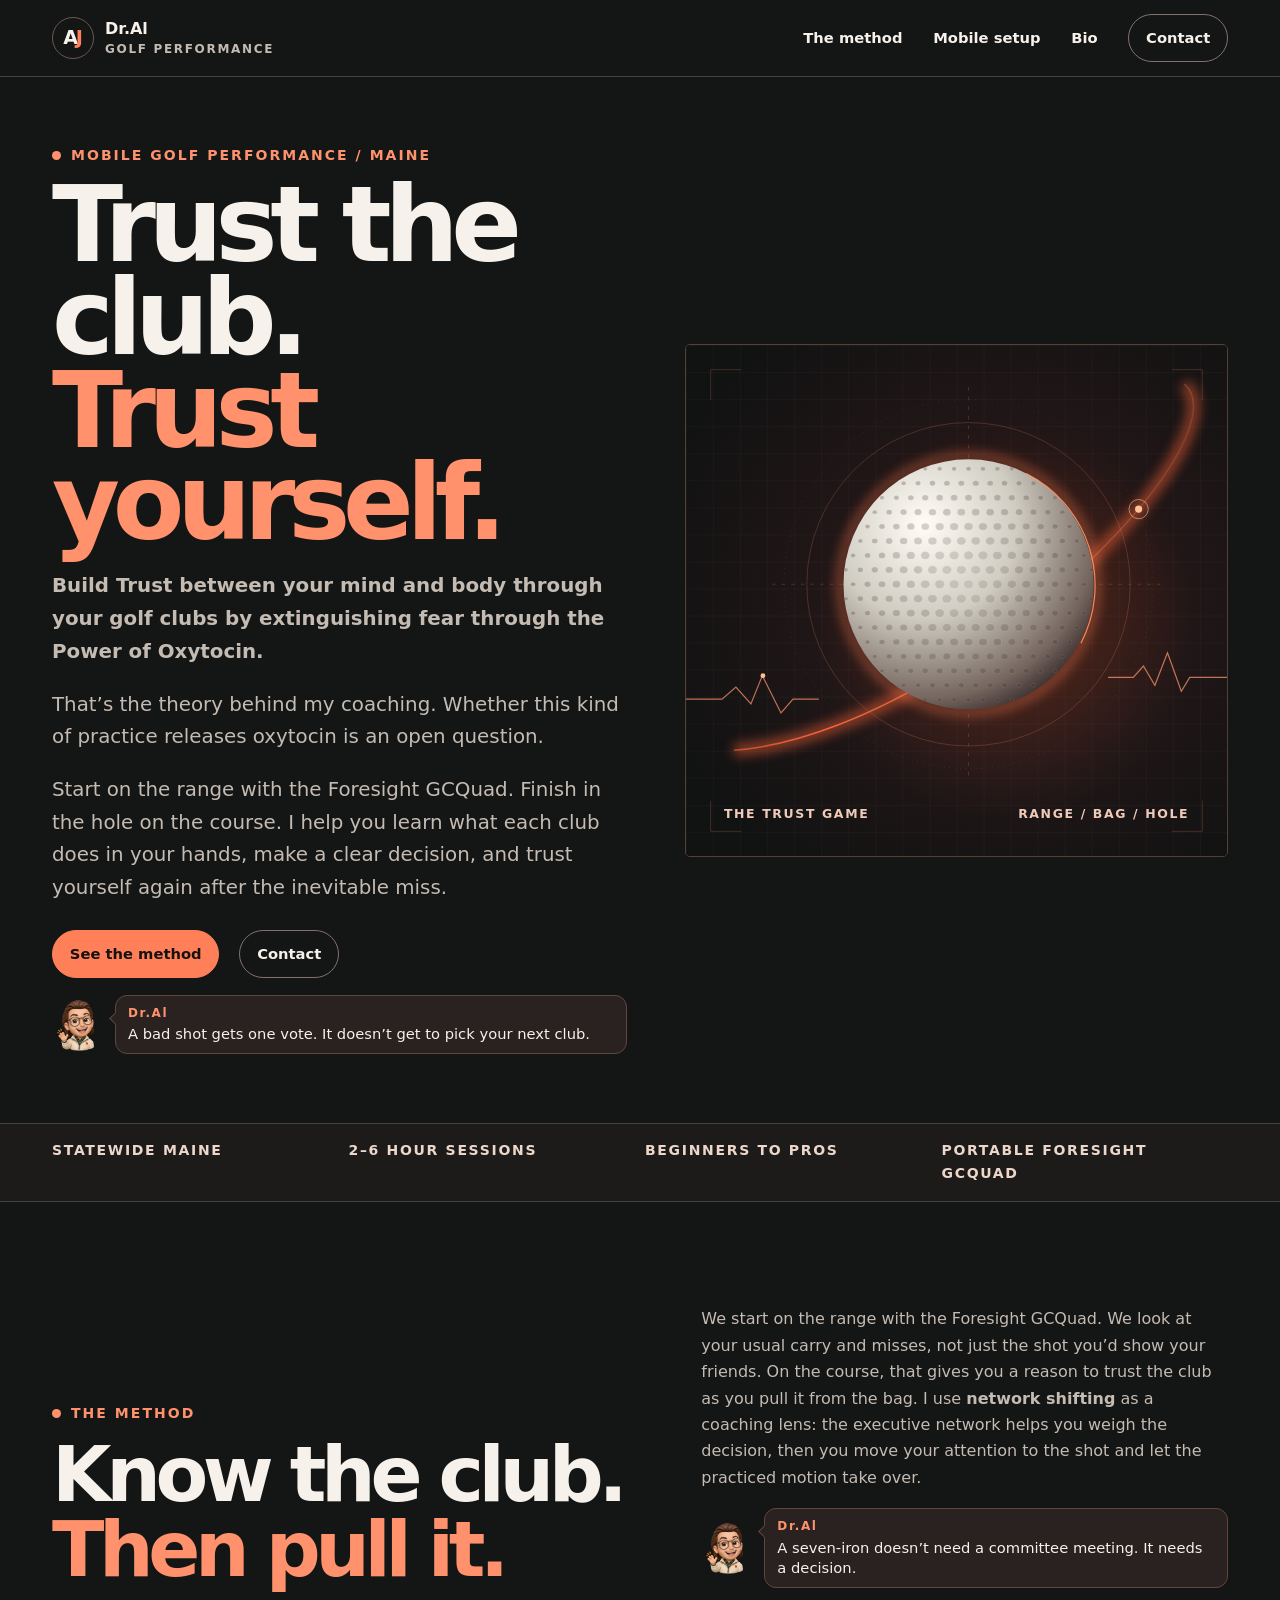
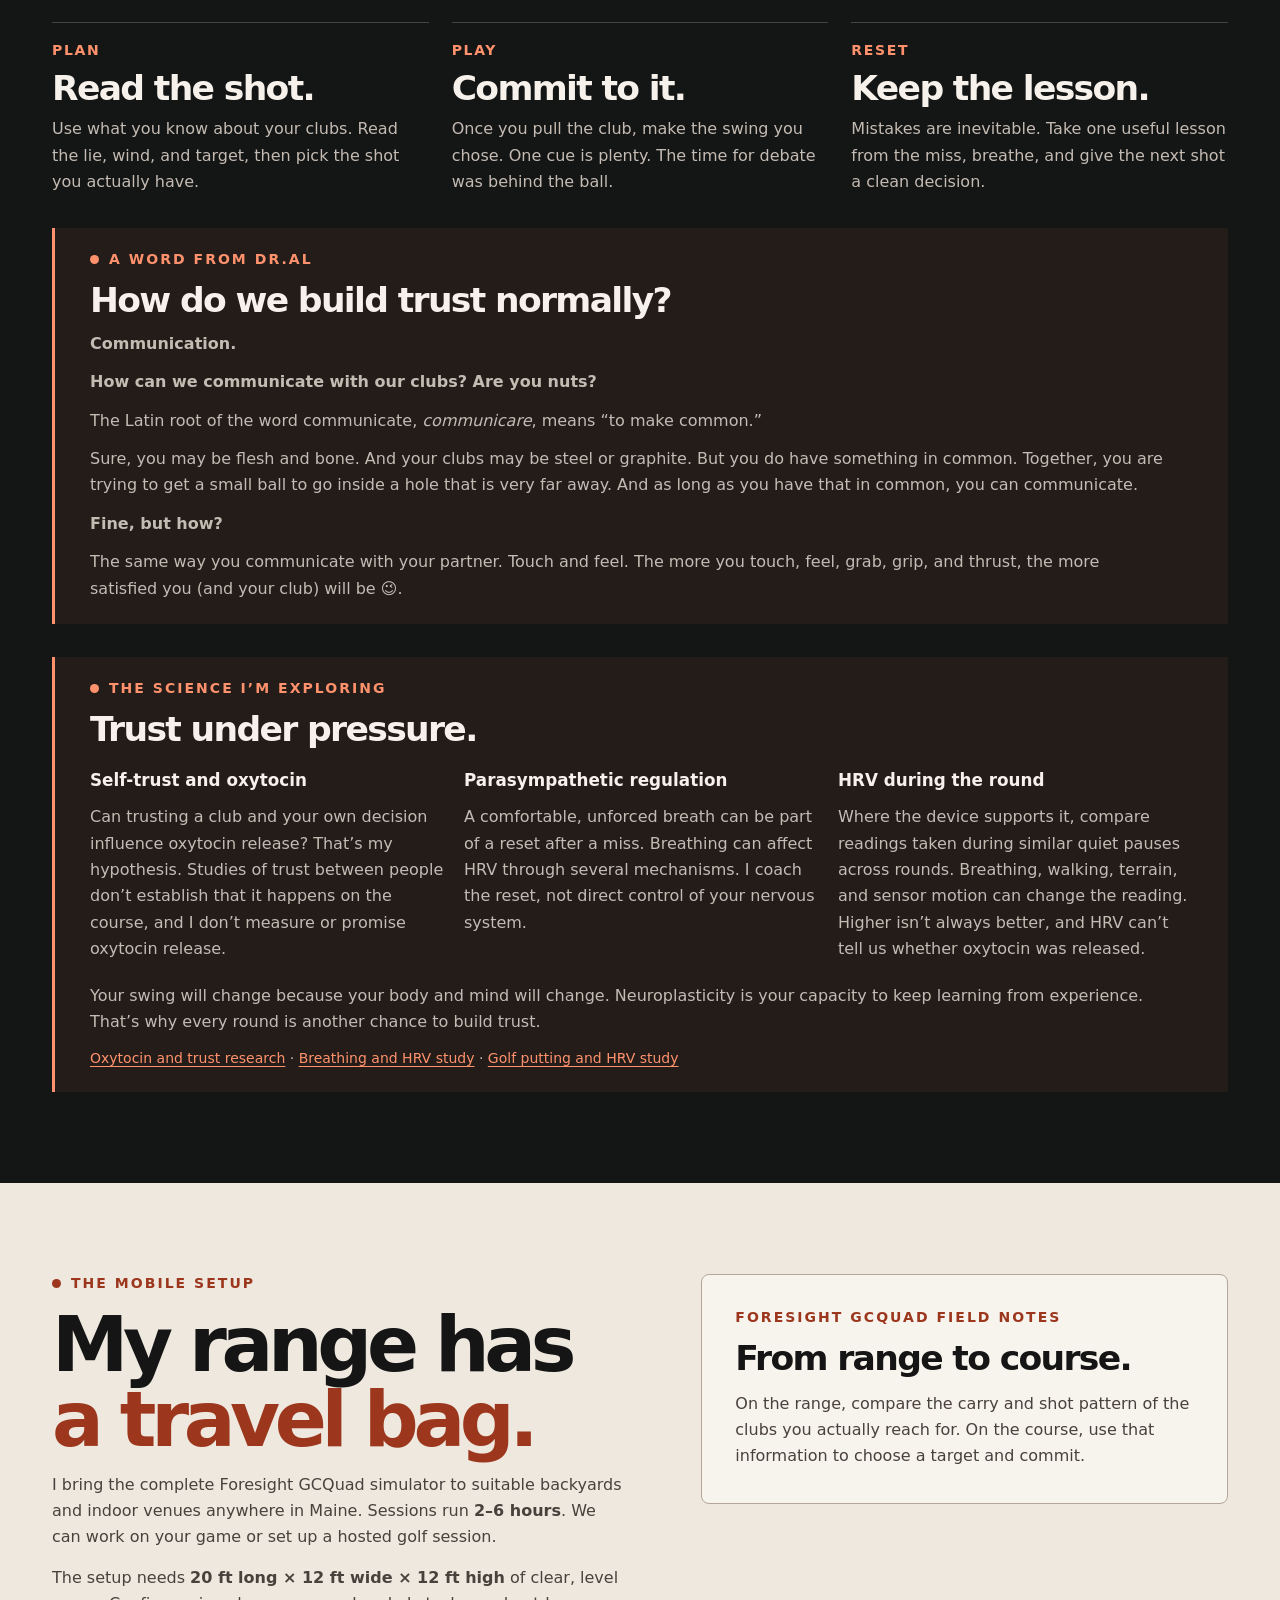
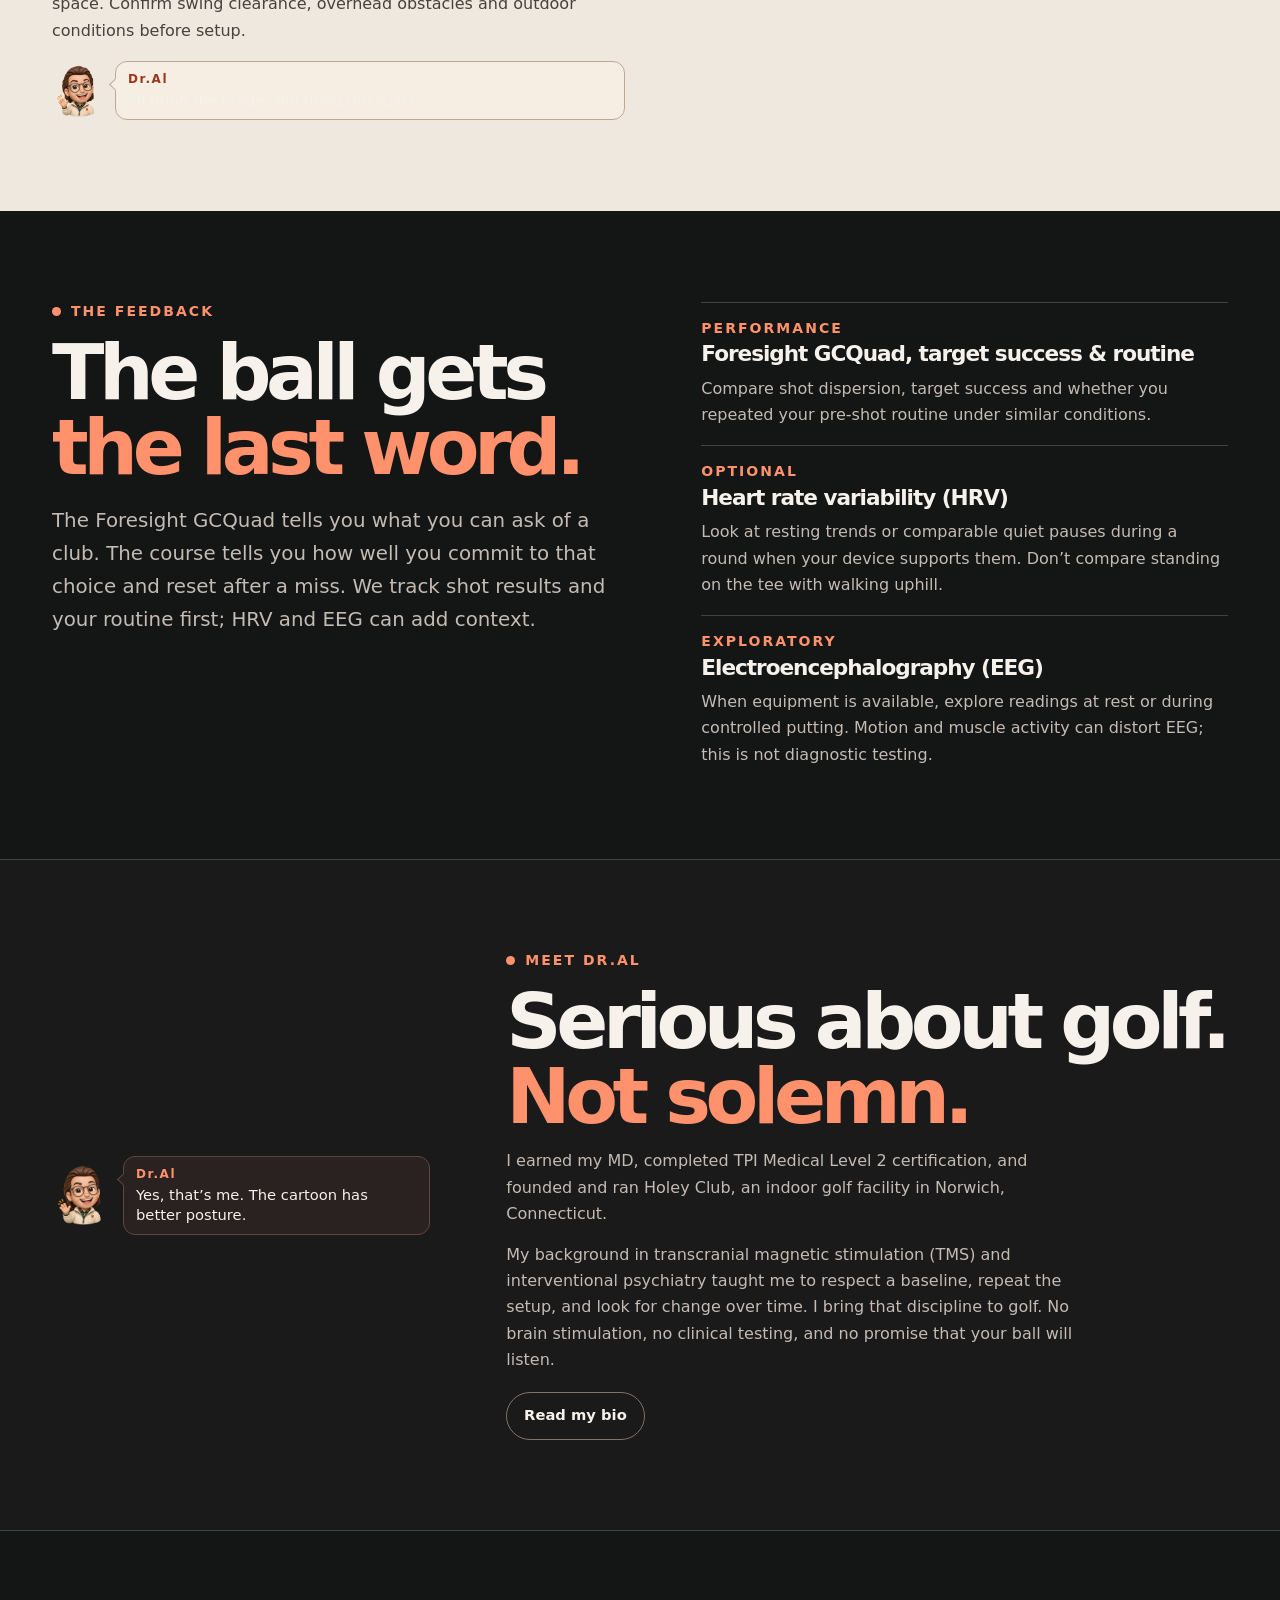
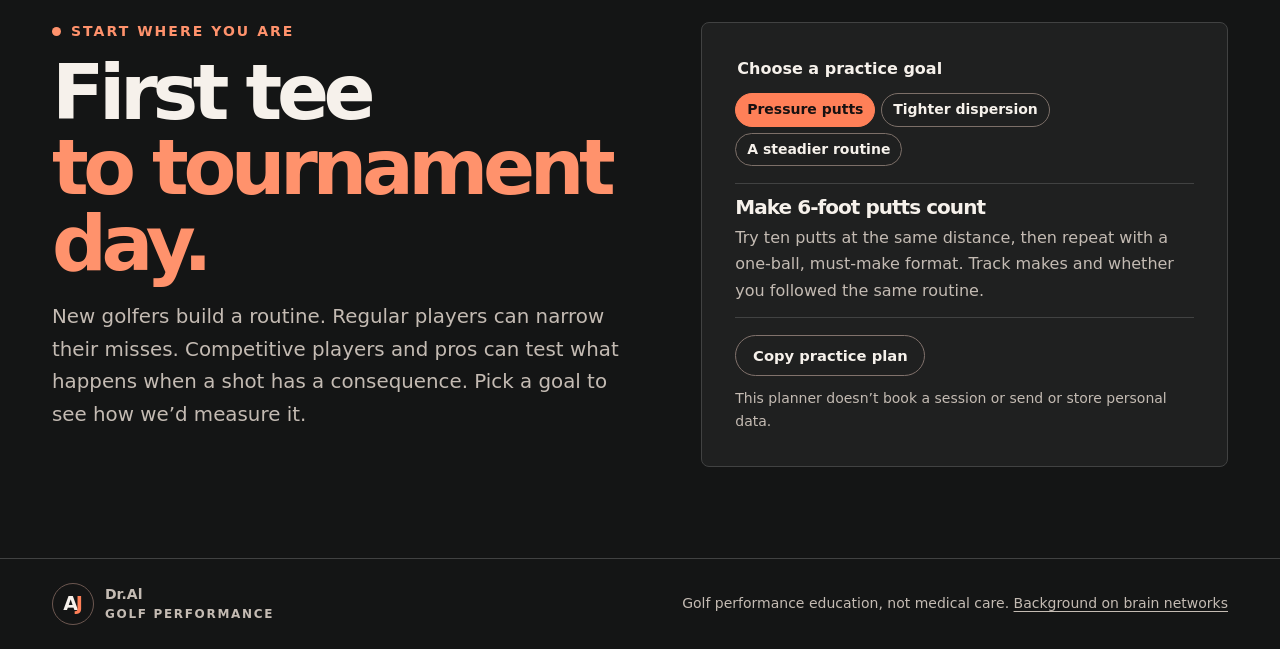
<file: index.html>
<!doctype html>
<html lang="en"><head><meta charset="utf-8"><meta name="viewport" content="width=device-width,initial-scale=1"><meta name="theme-color" content="#141515"><title>Dr.Al | Golf Performance</title><meta name="description" content="Build trust in your clubs and your decisions with Dr.Al. Portable Foresight GCQuad golf performance sessions for beginners through pros, anywhere in Maine."><link rel="icon" href="mark.svg" type="image/svg+xml"><link rel="stylesheet" href="site.css"></head>
<body><a class="skip" href="#main">Skip to content</a>
<header><div class="shell bar"><a class="brand" href="#main" aria-label="Dr.Al Golf Performance home"><span class="brand-mark" aria-hidden="true">A<span>J</span></span><span>Dr.Al<small>GOLF PERFORMANCE</small></span></a><nav aria-label="Main"><a href="#method">The method</a><a href="#simulator">Mobile setup</a><a href="bio.html">Bio</a><a class="pill" href="mailto:aljazirimdgolf@gmail.com">Contact</a></nav></div></header>
<main id="main">
<section class="hero"><div class="shell hero-layout"><div class="hero-copy"><p class="eyebrow"><i></i> Mobile golf performance / Maine</p><h1>Trust the club.<br><em>Trust yourself.</em></h1><p class="hero-lede"><strong>Build Trust between your mind and body through your golf clubs by extinguishing fear through the Power of Oxytocin.</strong></p><p class="hero-lede">That’s the theory behind my coaching. Whether this kind of practice releases oxytocin is an open question.</p><p class="hero-lede">Start on the range with the Foresight GCQuad. Finish in the hole on the course. I help you learn what each club does in your hands, make a clear decision, and trust yourself again after the inevitable miss.</p><div class="actions"><a class="pill solid" href="#method">See the method</a><a class="pill" href="mailto:aljazirimdgolf@gmail.com">Contact</a></div><aside class="alan-note" aria-label="A note from Dr.Al"><img src="mini-alan.png" alt="" width="64" height="64"><div><span>Dr.Al</span><p>A bad shot gets one vote. It doesn’t get to pick your next club.</p></div></aside></div>
<figure class="studio"><img src="impact.svg" width="900" height="850" alt=""><figcaption><span>THE TRUST GAME</span><span>RANGE / BAG / HOLE</span></figcaption></figure></div></section>
<div class="ticker"><div class="shell"><span>STATEWIDE MAINE</span><span>2–6 HOUR SESSIONS</span><span>BEGINNERS TO PROS</span><span>PORTABLE FORESIGHT GCQUAD</span></div></div>
<section class="shell slice" id="method"><div class="split intro"><div><p class="eyebrow"><i></i> The method</p><h2>Know the club.<br><em>Then pull it.</em></h2></div><div><p>We start on the range with the Foresight GCQuad. We look at your usual carry and misses, not just the shot you’d show your friends. On the course, that gives you a reason to trust the club as you pull it from the bag. I use <strong>network shifting</strong> as a coaching lens: the executive network helps you weigh the decision, then you move your attention to the shot and let the practiced motion take over.</p><aside class="alan-note" aria-label="A note from Dr.Al"><img src="mini-alan.png" alt="" width="64" height="64"><div><span>Dr.Al</span><p>A seven-iron doesn’t need a committee meeting. It needs a decision.</p></div></aside></div></div>
<ol class="moves"><li><span>PLAN</span><h3>Read the shot.</h3><p>Use what you know about your clubs. Read the lie, wind, and target, then pick the shot you actually have.</p></li><li><span>PLAY</span><h3>Commit to it.</h3><p>Once you pull the club, make the swing you chose. One cue is plenty. The time for debate was behind the ball.</p></li><li><span>RESET</span><h3>Keep the lesson.</h3><p>Mistakes are inevitable. Take one useful lesson from the miss, breathe, and give the next shot a clean decision.</p></li></ol>
<div class="adapt trust-science" id="club-communication" aria-labelledby="club-communication-title">
<p class="eyebrow"><i></i> A word from Dr.Al</p>
<h3 id="club-communication-title">How do we build trust normally?</h3>
<p><strong>Communication.</strong></p>
<p><strong>How can we communicate with our clubs? Are you nuts?</strong></p>
<p>The Latin root of the word communicate, <i lang="la">communicare</i>, means “to make common.”</p>
<p>Sure, you may be flesh and bone. And your clubs may be steel or graphite. But you do have something in common. Together, you are trying to get a small ball to go inside a hole that is very far away. And as long as you have that in common, you can communicate.</p>
<p><strong>Fine, but how?</strong></p>
<p>The same way you communicate with your partner. Touch and feel. The more you touch, feel, grab, grip, and thrust, the more satisfied you (and your club) will be 😉.</p>
</div>
<div class="adapt trust-science"><p class="eyebrow"><i></i> The science I’m exploring</p><h3>Trust under pressure.</h3><div class="trust-grid">
<article><h4>Self-trust and oxytocin</h4><p>Can trusting a club and your own decision influence oxytocin release? That’s my hypothesis. Studies of trust between people don’t establish that it happens on the course, and I don’t measure or promise oxytocin release.</p></article>
<article><h4>Parasympathetic regulation</h4><p>A comfortable, unforced breath can be part of a reset after a miss. Breathing can affect HRV through several mechanisms. I coach the reset, not direct control of your nervous system.</p></article>
<article><h4>HRV during the round</h4><p>Where the device supports it, compare readings taken during similar quiet pauses across rounds. Breathing, walking, terrain, and sensor motion can change the reading. Higher isn’t always better, and HRV can’t tell us whether oxytocin was released.</p></article>
</div><p>Your swing will change because your body and mind will change. Neuroplasticity is your capacity to keep learning from experience. That’s why every round is another chance to build trust.</p>
<p class="science-links"><a href="https://www.nature.com/articles/s41562-020-0878-x">Oxytocin and trust research</a> · <a href="https://pubmed.ncbi.nlm.nih.gov/42457770/">Breathing and HRV study</a> · <a href="https://pubmed.ncbi.nlm.nih.gov/34296843/">Golf putting and HRV study</a></p></div></section>
<section class="light" id="simulator"><div class="shell slice split sim"><div><p class="eyebrow"><i></i> The mobile setup</p><h2>My range has<br><em>a travel bag.</em></h2><p>I bring the complete Foresight GCQuad simulator to suitable backyards and indoor venues anywhere in Maine. Sessions run <strong>2–6 hours</strong>. We can work on your game or set up a hosted golf session.</p><p>The setup needs <strong>20 ft long × 12 ft wide × 12 ft high</strong> of clear, level space. Confirm swing clearance, overhead obstacles and outdoor conditions before setup.</p><aside class="alan-note" aria-label="A note from Dr.Al"><img src="mini-alan.png" alt="" width="64" height="64"><div><span>Dr.Al</span><p>I’ll bring the range. You bring the space.</p></div></aside></div>
<div class="fit-card"><p class="eyebrow">Foresight GCQuad field notes</p><h3>From range to course.</h3><p>On the range, compare the carry and shot pattern of the clubs you actually reach for. On the course, use that information to choose a target and commit.</p></div></div></section>
<section class="shell slice split" id="measure"><div><p class="eyebrow"><i></i> The feedback</p><h2>The ball gets<br><em>the last word.</em></h2><p class="measure-lede">The Foresight GCQuad tells you what you can ask of a club. The course tells you how well you commit to that choice and reset after a miss. We track shot results and your routine first; HRV and EEG can add context.</p></div><div class="signals"><article><p class="eyebrow">Performance</p><h3>Foresight GCQuad, target success &amp; routine</h3><p>Compare shot dispersion, target success and whether you repeated your pre-shot routine under similar conditions.</p></article><article><p class="eyebrow">Optional</p><h3>Heart rate variability (HRV)</h3><p>Look at resting trends or comparable quiet pauses during a round when your device supports them. Don’t compare standing on the tee with walking uphill.</p></article><article><p class="eyebrow">Exploratory</p><h3>Electroencephalography (EEG)</h3><p>When equipment is available, explore readings at rest or during controlled putting. Motion and muscle activity can distort EEG; this is not diagnostic testing.</p></article></div></section>
<section class="about" id="about"><div class="shell slice about-grid"><aside class="alan-note" aria-label="A note from Dr.Al"><img src="mini-alan.png" alt="" width="64" height="64"><div><span>Dr.Al</span><p>Yes, that’s me. The cartoon has better posture.</p></div></aside><div><p class="eyebrow"><i></i> Meet Dr.Al</p><h2>Serious about golf.<br><em>Not solemn.</em></h2><p>I earned my MD, completed TPI Medical Level 2 certification, and founded and ran Holey Club, an indoor golf facility in Norwich, Connecticut.</p><p>My background in transcranial magnetic stimulation (TMS) and interventional psychiatry taught me to respect a baseline, repeat the setup, and look for change over time. I bring that discipline to golf. No brain stimulation, no clinical testing, and no promise that your ball will listen.</p><a class="pill bio-link" href="bio.html">Read my bio</a></div></div></section>
<section class="shell slice split" id="start"><div><p class="eyebrow"><i></i> Start where you are</p><h2>First tee<br><em>to tournament day.</em></h2><p class="measure-lede">New golfers build a routine. Regular players can narrow their misses. Competitive players and pros can test what happens when a shot has a consequence. Pick a goal to see how we’d measure it.</p></div>
<div class="planner"><fieldset><legend>Choose a practice goal</legend><div class="choices"><button type="button" data-goal="pressure" aria-pressed="true">Pressure putts</button><button type="button" data-goal="dispersion" aria-pressed="false">Tighter dispersion</button><button type="button" data-goal="routine" aria-pressed="false">A steadier routine</button></div></fieldset><div class="plan" aria-live="polite"><h3 id="plan-title">Make 6-foot putts count</h3><p id="plan-body">Try ten putts at the same distance, then repeat with a one-ball, must-make format. Track makes and whether you followed the same routine.</p></div><button type="button" class="pill" id="copy">Copy practice plan</button><span id="copy-status" role="status"></span><p class="fine">This planner doesn’t book a session or send or store personal data.</p></div></section>
</main><footer><div class="shell foot"><a class="brand" href="#main"><span class="brand-mark" aria-hidden="true">A<span>J</span></span><span>Dr.Al<small>GOLF PERFORMANCE</small></span></a><p>Golf performance education, not medical care. <a href="https://pubmed.ncbi.nlm.nih.gov/18723676/">Background on brain networks</a></p></div></footer>
<script src="site.js" defer></script></body></html>
</file>
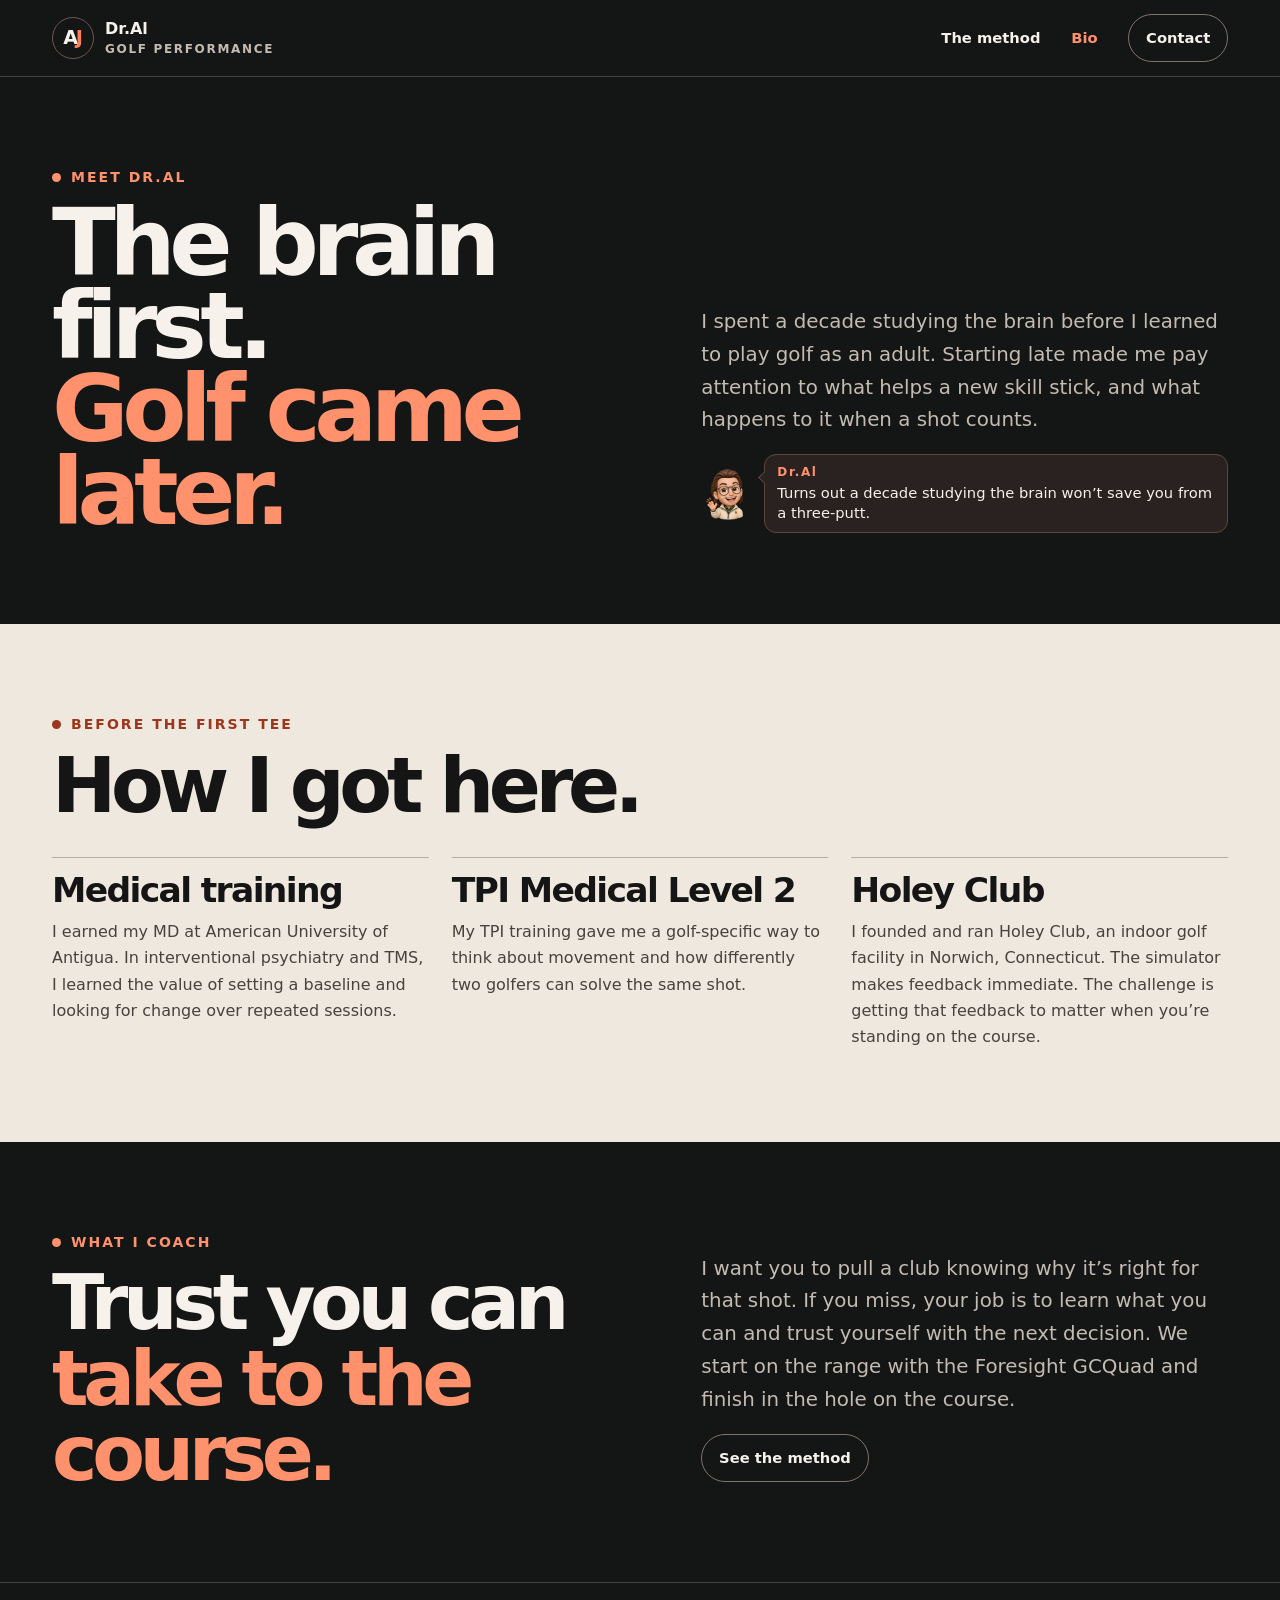
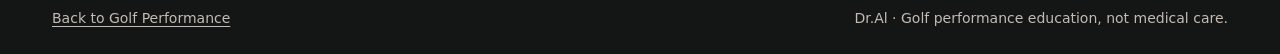
<file: bio.html>
<!doctype html>
<html lang="en"><head><meta charset="utf-8"><meta name="viewport" content="width=device-width,initial-scale=1"><meta name="theme-color" content="#141515"><title>Meet Dr.Al | Golf Performance</title><meta name="description" content="Meet Dr.Al: adult learner of golf, TPI Medical Level 2, founder of Holey Club, and Maine golf performance coach."><link rel="icon" href="mark.svg" type="image/svg+xml"><link rel="stylesheet" href="site.css"></head>
<body><a class="skip" href="#main">Skip to content</a>
<header><div class="shell bar"><a class="brand" href="index.html" aria-label="Dr.Al Golf Performance home"><span class="brand-mark" aria-hidden="true">A<span>J</span></span><span>Dr.Al<small>GOLF PERFORMANCE</small></span></a><nav aria-label="Main"><a href="index.html#method">The method</a><a href="bio.html" aria-current="page">Bio</a><a class="pill" href="mailto:aljazirimdgolf@gmail.com">Contact</a></nav></div></header>
<main id="main"><section class="shell slice bio-hero"><div class="split"><div><p class="eyebrow"><i></i> Meet Dr.Al</p><h1>The brain first.<br><em>Golf came later.</em></h1></div><div><p class="hero-lede">I spent a decade studying the brain before I learned to play golf as an adult. Starting late made me pay attention to what helps a new skill stick, and what happens to it when a shot counts.</p><aside class="alan-note" aria-label="A note from Dr.Al"><img src="mini-alan.png" alt="" width="64" height="64"><div><span>Dr.Al</span><p>Turns out a decade studying the brain won’t save you from a three-putt.</p></div></aside></div></div></section>
<section class="light"><div class="shell slice"><p class="eyebrow"><i></i> Before the first tee</p><h2>How I got here.</h2><div class="moves bio-steps"><article><h3>Medical training</h3><p>I earned my MD at American University of Antigua. In interventional psychiatry and TMS, I learned the value of setting a baseline and looking for change over repeated sessions.</p></article><article><h3>TPI Medical Level 2</h3><p>My TPI training gave me a golf-specific way to think about movement and how differently two golfers can solve the same shot.</p></article><article><h3>Holey Club</h3><p>I founded and ran Holey Club, an indoor golf facility in Norwich, Connecticut. The simulator makes feedback immediate. The challenge is getting that feedback to matter when you’re standing on the course.</p></article></div></div></section>
<section class="shell slice split"><div><p class="eyebrow"><i></i> What I coach</p><h2>Trust you can<br><em>take to the course.</em></h2></div><div><p class="measure-lede">I want you to pull a club knowing why it’s right for that shot. If you miss, your job is to learn what you can and trust yourself with the next decision. We start on the range with the Foresight GCQuad and finish in the hole on the course.</p><a class="pill bio-link" href="index.html#method">See the method</a></div></section></main>
<footer><div class="shell foot"><a href="index.html">Back to Golf Performance</a><p>Dr.Al · Golf performance education, not medical care.</p></div></footer></body></html>
</file>
<file: site.css>
:root{--base:#141515;--panel:#1c1d1d;--ink:#f6f1eb;--dim:#c4bbb3;--accent:#ff926c;--hot:#ff8058;--rule:#414242;--paper:#eee8df;--dark:#151515;--measure:1240px;font-family:Inter,system-ui,-apple-system,BlinkMacSystemFont,"Segoe UI",sans-serif}
*{box-sizing:border-box}html{scroll-behavior:smooth}body{margin:0;background:var(--base);color:var(--ink);font-size:1rem;line-height:1.65}img{display:block;max-width:100%}a{color:inherit}p,h1,h2,h3,figure{margin:0}h1,h2,h3{line-height:.98;letter-spacing:-.07em;font-weight:760}h1{font-size:clamp(3.65rem,8.15vw,8.6rem);line-height:.89}h2{font-size:clamp(2.8rem,6vw,6.5rem)}h3{font-size:clamp(1.45rem,2.7vw,2.55rem);letter-spacing:-.048em;line-height:1.03}em{color:var(--accent);font-style:normal}strong{color:inherit}.shell{width:min(var(--measure),calc(100% - 104px));margin:auto}.bar,.brand,nav,.actions,.foot{display:flex;align-items:center}.bar,.foot{justify-content:space-between;gap:22px}.bar{min-height:76px}.brand{text-decoration:none;font-weight:730;white-space:nowrap;line-height:1.1;gap:11px}.brand small{display:block;color:var(--dim);font-size:.75rem;letter-spacing:.14em;margin-top:5px;font-weight:600}.brand-mark{display:grid;grid-auto-flow:column;place-content:center;width:42px;height:42px;border-radius:50%;border:1px solid #6c5750;color:var(--ink);font-size:1.2rem;font-weight:850;letter-spacing:-.13em;padding-right:.12em}.brand-mark span{color:var(--hot)}header{border-bottom:1px solid var(--rule)}nav{gap:clamp(10px,2.4vw,34px);font-size:.92rem;font-weight:650}nav a{text-decoration:none}nav a:hover,.plain:hover{color:var(--accent)}.pill{display:inline-block;padding:.68rem 1.05rem;text-decoration:none;background:transparent;color:inherit;border:1px solid #81726c;border-radius:999px;font:700 .92rem/1.2 inherit;font-family:inherit;font-size:.92rem;font-weight:700;white-space:nowrap;cursor:pointer}.pill:hover{border-color:var(--accent);color:var(--accent)}.pill.solid{background:var(--hot);border-color:var(--hot);color:#171111}.pill.solid:hover{background:#ffab90;color:#171111}.hero-layout{display:grid;grid-template-columns:1.06fr 1fr;gap:clamp(24px,4.5vw,70px);align-items:center}.hero{padding:clamp(32px,5.4vw,78px) 0}.eyebrow{font-size:.875rem;letter-spacing:.145em;text-transform:uppercase;font-weight:780;color:var(--accent);display:flex;align-items:center;gap:10px;margin-bottom:14px;line-height:1.35}.eyebrow i{width:9px;height:9px;background:currentColor;border-radius:50%}.hero-lede,.measure-lede{font-size:clamp(1.05rem,1.55vw,1.25rem);color:var(--dim);max-width:33em;margin-top:20px}.actions{gap:20px;margin-top:25px;flex-wrap:wrap}.plain{font-size:.93rem;font-weight:700;text-underline-offset:5px}.studio{position:relative;overflow:hidden;border:1px solid #554038;border-radius:5px;background:#171314}.studio img{width:100%;height:auto}.studio figcaption{position:absolute;bottom:6%;left:7%;right:7%;display:flex;justify-content:space-between;gap:10px;font-size:.78rem;letter-spacing:.13em;font-weight:700;color:#efcab9}.ticker{border-block:1px solid var(--rule);background:#1d1b1a}.ticker .shell{display:grid;grid-template-columns:repeat(4,1fr);gap:10px;padding:15px 0;font-size:.875rem;letter-spacing:.12em;font-weight:750;color:#edd7ca}.slice{padding-block:clamp(48px,7.1vw,94px);scroll-margin-top:16px}.split{display:grid;grid-template-columns:1fr .92fr;gap:clamp(22px,6vw,95px);align-items:start}.intro{align-items:end}.intro p:not(.eyebrow),.sim p:not(.eyebrow),.about p:not(.eyebrow){margin-top:14px;color:var(--dim);max-width:37rem}.moves{display:grid;grid-template-columns:repeat(3,1fr);gap:23px;margin:34px 0 0;padding:0;list-style:none}.moves li,.signals article{border-top:1px solid var(--rule);padding-top:16px}.moves span{display:block;font-size:.875rem;font-weight:800;letter-spacing:.12em;color:var(--accent);margin-bottom:9px}.moves p,.signals article p:last-child{margin-top:10px;color:var(--dim)}.adapt{padding:22px clamp(16px,3vw,35px);margin-top:33px;border-left:3px solid var(--accent);background:#231c19}.adapt p:last-child{margin-top:9px;color:var(--dim);max-width:65rem}.light{background:var(--paper);color:var(--dark)}.light h2 em,.light .eyebrow{color:#9c371d}.light .sim p:not(.eyebrow){color:#49413c}.fit-card,.planner{padding:clamp(17px,3vw,33px);border:1px solid #b4a69a;border-radius:8px;background:#f7f3ed}.dimensions,.inputs{display:grid;grid-template-columns:repeat(3,minmax(0,1fr));gap:9px}.dimensions{border-bottom:1px solid #cbbfb5;padding-bottom:14px}.dimensions b{display:block;font-size:clamp(1.7rem,4.5vw,3.5rem);line-height:1.04;letter-spacing:-.09em}.dimensions span,.inputs label{font-size:.875rem;font-weight:650}.inputs{margin:15px 0}.inputs label{display:grid;gap:4px}.inputs input{width:100%;min-width:0;padding:.52rem .36rem;border:1px solid #b2a396;background:#fffdfa;border-radius:4px;font:inherit;color:var(--dark)}.fit-card .pill{color:#fff5ee;background:#25201e}.fit-card .pill:hover{background:#8b341e}.fit-card #fit-status:not(:empty){margin-top:10px}.signals article+article{margin-top:17px}.signals h3{font-size:1.35rem}.signals .eyebrow{margin-bottom:.35rem}.about{background:#1a1a1a;border-block:1px solid var(--rule)}.about-grid{display:grid;grid-template-columns:.68fr 1.3fr;gap:clamp(15px,6vw,90px);align-items:center}.mascot{min-width:0;background:radial-gradient(ellipse at 48% 54%,#382821,transparent 68%);text-align:center}.mascot img{width:min(100%,265px);height:auto;max-height:322px;object-fit:contain;margin:auto}.mascot figcaption{color:#d8c8bc;font-size:.82rem}.planner{background:#1f2020;border-color:var(--rule)}fieldset{border:0;padding:0;margin:0}legend{font-weight:750;margin-bottom:10px}.choices{display:flex;gap:6px;flex-wrap:wrap}.choices button{border:1px solid #7c6f68;border-radius:999px;padding:.47rem .68rem;background:transparent;color:var(--ink);font:650 .875rem/1.2 system-ui;cursor:pointer}.choices button[aria-pressed=true]{background:var(--hot);color:#171111;border-color:var(--hot)}.plan{border-block:1px solid var(--rule);padding:13px 0;margin:17px 0}.plan h3{font-size:1.25rem}.plan p{color:var(--dim);margin-top:7px}.fine,#copy-status{font-size:.875rem;color:var(--dim)}#copy-status{margin-left:8px}.fine{margin-top:11px}footer{border-top:1px solid var(--rule)}.foot{padding-block:24px;color:var(--dim);font-size:.875rem}.foot a{text-underline-offset:3px}.skip{position:absolute;z-index:10;background:#fff;color:#111;padding:7px;transform:translateY(-140%)}.skip:focus{transform:none}a:focus-visible,button:focus-visible,input:focus-visible{outline:3px solid #ff966f;outline-offset:4px}
@media(max-width:940px){.shell{width:calc(100% - 55px)}.hero-layout{gap:23px}nav{gap:12px}}
@media(max-width:720px){.shell{width:calc(100% - 32px)}.bar{display:block;padding-block:13px}.bar nav{margin-top:12px;flex-wrap:wrap;gap:7px 13px}nav .pill{padding:.35rem .54rem;font-size:.875rem}.hero-layout,.split,.about-grid{grid-template-columns:1fr}.hero{padding:27px 0}.hero-layout{gap:24px}h1{font-size:clamp(3.5rem,13vw,6.15rem)}h2{font-size:clamp(2.7rem,9.6vw,4.7rem)}.studio img{aspect-ratio:1.27;object-fit:cover}.studio figcaption{letter-spacing:.07em}.ticker .shell{grid-template-columns:1fr 1fr;font-size:.75rem;letter-spacing:.09em}.moves{grid-template-columns:1fr;gap:17px;margin-top:23px}.slice{padding-block:47px}.about-grid{gap:22px}.about-grid .mascot{grid-row:2}.foot{align-items:flex-start;flex-direction:column}.eyebrow{letter-spacing:.105em}}
@media(prefers-reduced-motion:reduce){html{scroll-behavior:auto}}
#pricing{border-bottom:1px solid var(--rule)}.rates{display:grid;grid-template-columns:repeat(2,minmax(0,1fr));gap:18px;margin-top:28px}.rate{display:flex;flex-direction:column;align-items:flex-start;background:var(--panel);border:1px solid var(--rule);border-radius:8px;padding:clamp(18px,3.5vw,38px)}.rate:first-child{border-color:#875745;background:#251c18}.rate h3{font-size:clamp(1.45rem,3vw,2.25rem)}.price{display:flex;flex-wrap:wrap;align-items:baseline;gap:7px 13px;margin-top:15px}.price strong{font-size:clamp(2.65rem,7vw,4.3rem);font-weight:810;letter-spacing:-.08em;line-height:1}.price span{color:var(--dim);font-weight:650}.rate>p:not(.eyebrow):not(.price){margin:12px 0 17px;color:var(--dim)}.rate .pill{margin-top:auto}@media(max-width:720px){.rates{grid-template-columns:1fr}}
.alan-note{display:grid;grid-template-columns:52px minmax(0,1fr);gap:11px;align-items:center;margin:17px 0 0;max-width:39rem;line-height:1.36}.alan-note img{width:52px;height:52px;object-fit:contain}.alan-note>div{position:relative;background:#292220;border:1px solid #60473d;border-radius:12px;padding:9px 12px}.alan-note>div:before{content:"";position:absolute;top:18px;left:-5px;width:8px;height:8px;transform:rotate(45deg);border-left:1px solid #60473d;border-bottom:1px solid #60473d;background:inherit}.alan-note span{display:block;color:var(--accent);font-size:.75rem;letter-spacing:.135em;font-weight:780}.alan-note p,.intro .alan-note p:not(.eyebrow),.sim .alan-note p:not(.eyebrow),.about .alan-note p:not(.eyebrow){margin:3px 0 0;color:var(--ink);font-size:.92rem}.light .alan-note>div{background:#f6ede3;border-color:#c0a697}.light .alan-note>div:before{border-color:#c0a697}.light .alan-note span{color:#9c371d}.about-grid>.alan-note{margin:0}.about-grid .alan-note img{width:60px;height:60px}.about-grid .alan-note{grid-template-columns:60px minmax(0,1fr)}#booking{scroll-margin-top:20px}#booking form{margin-top:15px}#booking label{display:grid;gap:4px;font-size:.875rem;font-weight:670}#booking select,#booking input,#booking textarea{width:100%;min-width:0;max-width:100%;padding:.5rem .55rem;border:1px solid #b2a396;background:#fffdfa;border-radius:5px;color:var(--dark);font:inherit}#booking select{appearance:none;padding-right:2rem;background:#fffdfa url("data:image/svg+xml,%3Csvg xmlns='http://www.w3.org/2000/svg' viewBox='0 0 16 16'%3E%3Cpath d='m3 6 5 5 5-5' fill='none' stroke='%23665a50' stroke-width='1.7'/%3E%3C/svg%3E") right .6rem center/14px no-repeat}.booking-fields{display:grid;grid-template-columns:repeat(2,minmax(0,1fr));gap:8px;margin-top:9px}.booking-fields[hidden],#booking-draft[hidden]{display:none}.sim #booking p.estimate{display:flex;justify-content:space-between;align-items:center;border-top:1px solid #cbbfb5;margin:14px 0 11px;padding-top:9px}.estimate output{font-size:1.5rem;color:#171515;font-weight:790}.fit-card .booking-note,#booking-status{font-size:.875rem;line-height:1.42}.sim #booking .booking-note{margin-top:9px}.fit-card #booking-status:not(:empty){margin-top:8px}#booking-draft{margin-top:13px}#booking-copy{margin-top:8px}@media(max-width:720px){.about-grid>.alan-note{grid-row:2}.alan-note{grid-template-columns:46px minmax(0,1fr)}.alan-note img{width:46px;height:46px}}
.trust-grid{display:grid;grid-template-columns:repeat(3,minmax(0,1fr));gap:19px;margin:20px 0}.trust-grid h4{font-size:1.05rem;margin:0 0 4px}.trust-grid p,.trust-science>p:not(.eyebrow){color:var(--dim)}.trust-science>p:not(.eyebrow){margin-top:12px}.trust-science .science-links{font-size:.875rem}.science-links a{color:var(--accent);text-underline-offset:3px}.bio-link{margin-top:18px}.bio-hero h1{font-size:clamp(3.3rem,7.3vw,7.7rem)}.bio-hero .split{align-items:end}.bio-steps article{border-top:1px solid #baada4;padding-top:15px}.light .bio-steps p{color:#49413c}nav a[aria-current=page]{color:var(--accent)}@media(max-width:720px){.trust-grid{grid-template-columns:1fr;gap:14px}}

.booking-actions{display:flex;flex-wrap:wrap;gap:8px;margin-top:8px}.booking-actions #booking-copy{margin-top:0;background:transparent;color:#25201e}.booking-actions #booking-copy:hover{background:#e8ded3}
</file>
